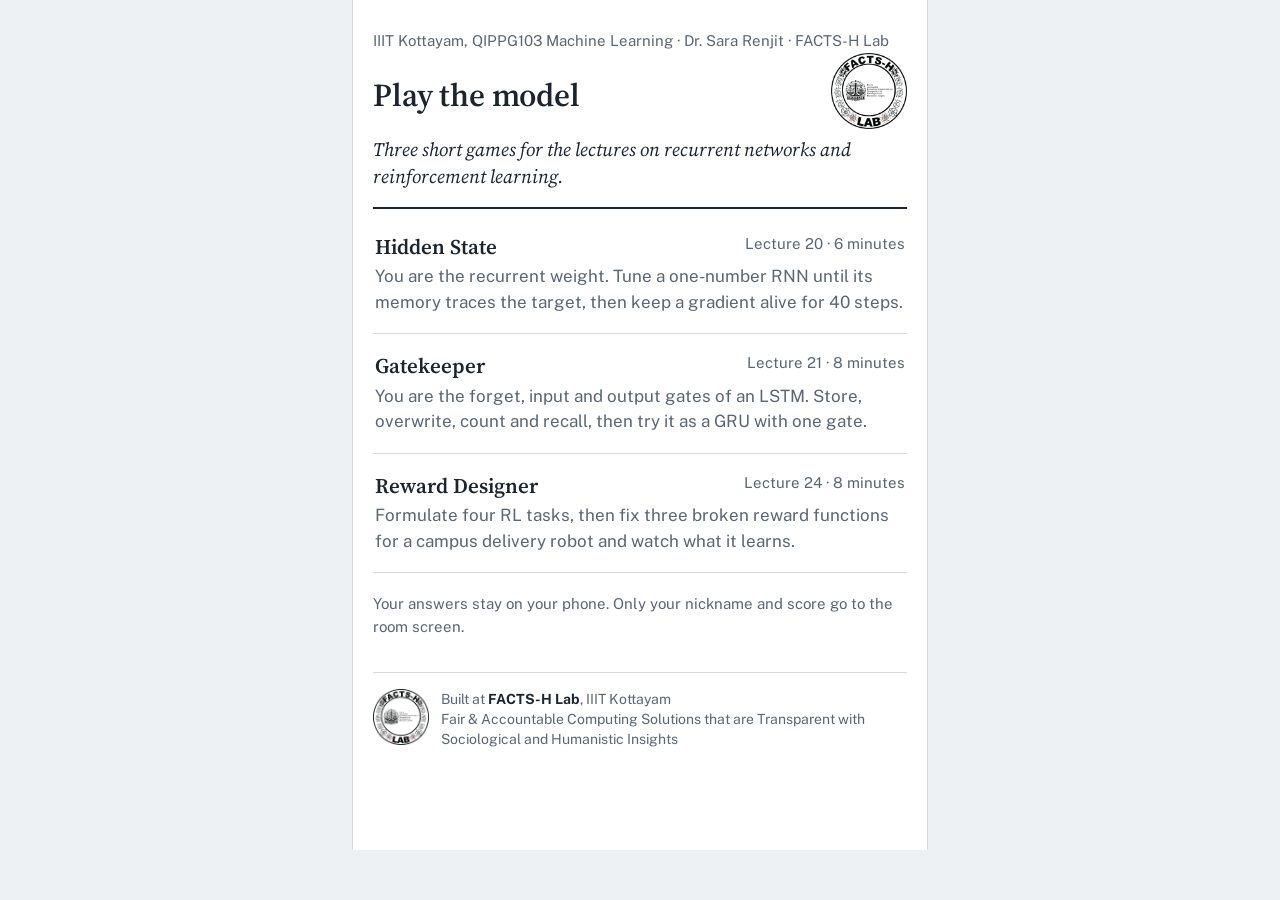
<file: index.html>
<!doctype html>
<html lang="en">
<head>
<meta charset="utf-8">
<meta name="viewport" content="width=device-width, initial-scale=1">
<title>QIPPG103: sequence models and RL games</title>
<link rel="stylesheet" href="style.css">
<style>
  .masthead{padding:8px 0 18px;border-bottom:2px solid var(--ink);margin-bottom:6px}
  .masthead p{margin:0;color:var(--muted);font-size:15px}
  .masthead h1{font-size:32px;margin:6px 0 4px}
  .masthead .sub{font:italic 400 19px/1.4 var(--serif);color:var(--ink)}
  .toc{list-style:none;margin:0;padding:0}
  .toc li{border-bottom:1px solid var(--rule)}
  .toc a{display:grid;grid-template-columns:1fr auto;gap:4px 16px;padding:18px 2px;color:var(--ink);text-decoration:none}
  .toc a:hover .name{text-decoration:underline}
  .toc .name{font:600 21px/1.3 var(--serif)}
  .toc .time{color:var(--muted);font-size:15px;white-space:nowrap;align-self:baseline}
  .toc .what{grid-column:1/-1;color:var(--muted)}
</style>
</head>
<body>
<main class="sheet">
  <div class="masthead">
    <p>IIIT Kottayam, QIPPG103 Machine Learning · Dr. Sara Renjit · FACTS-H Lab</p>
    <div style="display:flex;align-items:center;justify-content:space-between;gap:12px"><h1>Play the model</h1><picture><source srcset="img/factsh-logo-white.png" media="(prefers-color-scheme: dark)"><img src="img/factsh-logo.png" alt="FACTS-H Lab logo" width="76" height="76"></picture></div>
    <p class="sub">Three short games for the lectures on recurrent networks and reinforcement learning.</p>
  </div>
  <ul class="toc">
    <li><a href="hidden-state.html">
      <span class="name">Hidden State</span><span class="time">Lecture 20 · 6 minutes</span>
      <span class="what">You are the recurrent weight. Tune a one-number RNN until its memory traces the target, then keep a gradient alive for 40 steps.</span></a></li>
    <li><a href="gatekeeper.html">
      <span class="name">Gatekeeper</span><span class="time">Lecture 21 · 8 minutes</span>
      <span class="what">You are the forget, input and output gates of an LSTM. Store, overwrite, count and recall, then try it as a GRU with one gate.</span></a></li>
    <li><a href="reward-designer.html">
      <span class="name">Reward Designer</span><span class="time">Lecture 24 · 8 minutes</span>
      <span class="what">Formulate four RL tasks, then fix three broken reward functions for a campus delivery robot and watch what it learns.</span></a></li>
  </ul>
  <p class="muted small" style="margin-top:20px">Your answers stay on your phone. Only your nickname and score go to the room screen.</p>
  <a class="lab" href="https://factsh.iiitkottayam.ac.in" target="_blank" rel="noopener"><picture><source srcset="img/factsh-logo-white.png" media="(prefers-color-scheme: dark)"><img src="img/factsh-logo.png" alt="FACTS-H Lab logo" width="56" height="56"></picture>
    <span>Built at <b>FACTS-H Lab</b>, IIIT Kottayam<br>Fair &amp; Accountable Computing Solutions that are Transparent with Sociological and Humanistic Insights</span></a>
</main>
</body>
</html>
</file>
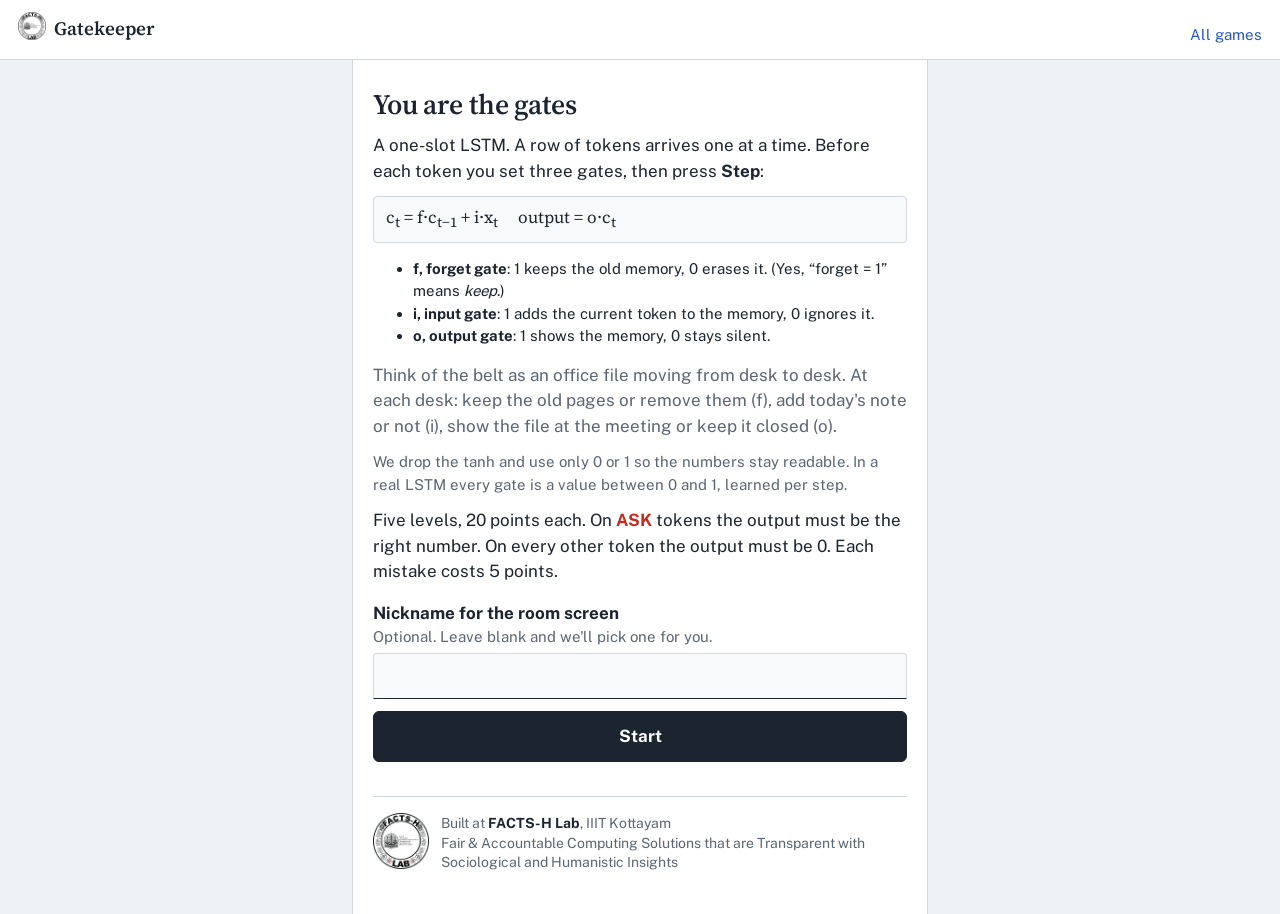
<file: gatekeeper.html>
<!doctype html>
<html lang="en">
<head>
<meta charset="utf-8">
<meta name="viewport" content="width=device-width, initial-scale=1">
<title>Gatekeeper</title>
<link rel="stylesheet" href="style.css">
<style>
  .tokens{display:flex;gap:6px;margin:6px 0 14px;flex-wrap:wrap}
  .tok{min-width:46px;border:1.5px solid var(--rule);border-radius:6px;padding:6px 4px;text-align:center;background:var(--paper)}
  .tok .v{font:600 20px/1.1 var(--serif)}
  .tok .k{font-size:11px;color:var(--muted);text-transform:uppercase;letter-spacing:.04em}
  .tok.now{border-color:var(--ink);box-shadow:0 0 0 2px var(--ink)}
  .tok.done{opacity:.45}
  .tok.store .k{color:var(--blue);font-weight:700}
  .tok.ask .k{color:var(--red);font-weight:700}
  .belt{display:flex;align-items:center;gap:12px;border:1px solid var(--rule);border-radius:6px;padding:10px 12px;margin:0 0 12px;background:var(--field)}
  .belt .lab{font-size:14px;color:var(--muted);flex:1}
  .belt .num{font:600 34px/1 var(--serif);font-variant-numeric:tabular-nums;min-width:2.2ch;text-align:right}
  .gates{display:grid;grid-template-columns:repeat(3,1fr);gap:8px;margin:0 0 12px}
  .gates.one{grid-template-columns:1fr}
  .gate{border:1.5px solid var(--ink);border-radius:6px;background:var(--paper);color:var(--ink);padding:10px 6px;font:700 15px/1.25 var(--ui);cursor:pointer;text-align:center}
  .gate small{display:block;font-weight:400;color:var(--muted);font-size:12px}
  .gate .st{font:600 26px/1.1 var(--serif);display:block}
  .gate.on{background:var(--ink);color:var(--paper)}
  .gate.on small{color:var(--paper);opacity:.8}
  table.trace{width:100%;border-collapse:collapse;font-size:14px;margin:6px 0 14px}
  table.trace th,table.trace td{border-bottom:1px solid var(--rule);padding:5px 4px;text-align:center}
  table.trace td.bad{color:var(--red);font-weight:700}
  table.trace td.ok{color:var(--blue);font-weight:700}
  .goal{border-left:3px solid var(--ink);padding:4px 0 4px 12px;margin:0 0 14px}
</style>
</head>
<body>
<header class="bar"><p class="title"><picture><source srcset="img/factsh-logo-white.png" media="(prefers-color-scheme: dark)"><img src="img/factsh-logo.png" alt="FACTS-H Lab logo" width="28" height="28"></picture>Gatekeeper</p><a href="index.html">All games</a></header>
<main class="sheet">

  <section id="start">
    <h1>You are the gates</h1>
    <p>A one-slot LSTM. A row of tokens arrives one at a time. Before each token you set three gates, then press <b>Step</b>:</p>
    <p class="eq">c<sub>t</sub> = f·c<sub>t−1</sub> + i·x<sub>t</sub> &nbsp;&nbsp;&nbsp; output = o·c<sub>t</sub></p>
    <ul class="small">
      <li><b>f, forget gate</b>: 1 keeps the old memory, 0 erases it. (Yes, “forget = 1” means <i>keep</i>.)</li>
      <li><b>i, input gate</b>: 1 adds the current token to the memory, 0 ignores it.</li>
      <li><b>o, output gate</b>: 1 shows the memory, 0 stays silent.</li>
    </ul>
    <p class="muted">Think of the belt as an office file moving from desk to desk. At each desk: keep the old pages or remove them (f), add today's note or not (i), show the file at the meeting or keep it closed (o).</p>
    <p class="muted small">We drop the tanh and use only 0 or 1 so the numbers stay readable. In a real LSTM every gate is a value between 0 and 1, learned per step.</p>
    <p>Five levels, 20 points each. On <span style="color:var(--red);font-weight:700">ASK</span> tokens the output must be the right number. On every other token the output must be 0. Each mistake costs 5 points.</p>
    <label for="nick">Nickname for the room screen<span class="hint">Optional. Leave blank and we'll pick one for you.</span></label>
    <input type="text" id="nick" maxlength="30" autocomplete="off">
    <p></p>
    <button class="btn primary" id="go">Start</button>
  </section>

  <section id="play" class="hidden">
    <div class="progress"><span id="qn">Level 1 of 5</span><span>Score <b id="sc">0</b></span></div>
    <div class="drain"><i id="tb" style="width:0%"></i></div>
    <p class="kicker" id="kick"></p>
    <h2 style="margin-top:0" id="ltitle"></h2>
    <div class="goal" id="goal"></div>
    <div class="tokens" id="tokens"></div>
    <div class="belt"><span class="lab" id="beltlab">Cell state (the belt)</span><span class="num" id="cval">0</span></div>
    <div id="controls">
      <div class="gates" id="gates"></div>
      <button class="btn primary" id="step">Step</button>
    </div>
    <table class="trace" id="trace"></table>
    <div id="fb" class="hidden">
      <div class="note" id="vd"></div>
      <button class="btn primary" id="next">Next level</button>
    </div>
  </section>

  <section id="end" class="hidden">
    <p class="muted" style="margin:0">Your score</p>
    <div class="score"><span id="fs">0</span><small> out of 100</small></div>
    <p id="msg"></p>
    <p class="status" id="sent"></p>
    <hr>
    <div class="labcard"><picture><source srcset="img/factsh-logo-white.png" media="(prefers-color-scheme: dark)"><img src="img/factsh-logo.png" alt="FACTS-H Lab logo" width="72" height="72"></picture>
      <p><b>This game was built at FACTS-H Lab</b>, IIIT Kottayam. If your department has data and a question it could answer, talk to Dr. Sara Renjit after the session. <a href="https://factsh.iiitkottayam.ac.in" target="_blank" rel="noopener">factsh.iiitkottayam.ac.in</a></p>
    </div>
    <h2>What the levels were showing</h2>
    <p><b>Store and recall.</b> Write with i = 1 once, then hold with f = 1 and keep o = 0 until asked.</p>
    <p><b>Overwrite.</b> A new value needs f = 0 and i = 1 on the same step: erase and write together.</p>
    <p><b>Count.</b> The belt adds. f = 1 and i = 1 on each star keeps a running total. A plain RNN, which squashes everything through tanh at every step, has no clean way to do this.</p>
    <p><b>Recall twice.</b> Showing the memory (o = 1) does not use it up.</p>
    <p><b>GRU.</b> One gate z mixes old and new: h = (1 − z)·h + z·x. Storing and holding are easy. Counting is impossible, because writing always erases the same share of what was there.</p>
    <h2>Your levels</h2>
    <ol class="review" id="review"></ol>
    <p></p>
    <button class="btn" id="again">Play again</button>
  </section>

  <a class="lab" href="https://factsh.iiitkottayam.ac.in" target="_blank" rel="noopener"><picture><source srcset="img/factsh-logo-white.png" media="(prefers-color-scheme: dark)"><img src="img/factsh-logo.png" alt="FACTS-H Lab logo" width="56" height="56"></picture>
    <span>Built at <b>FACTS-H Lab</b>, IIIT Kottayam<br>Fair &amp; Accountable Computing Solutions that are Transparent with Sociological and Humanistic Insights</span></a>
</main>
<script src="config.js"></script>
<script src="results-client.js"></script>
<script>
const $=id=>document.getElementById(id);
// Token kinds: "store" (worth remembering), "noise" (a distractor), "star"/"dot" (for counting), "ask" (output required).
const LEVELS=[
  {id:"l1",title:"Store and recall",goal:"Remember the STORE number through the noise, and say it only when asked.",
   toks:[{v:5,k:"store"},{v:2,k:"noise"},{v:9,k:"noise"},{v:4,k:"noise"},{v:0,k:"ask",want:5}]},
  {id:"l2",title:"Overwrite",goal:"The subject changes halfway. When asked, give the <i>latest</i> STORE number.",
   toks:[{v:3,k:"store"},{v:8,k:"noise"},{v:6,k:"store"},{v:1,k:"noise"},{v:0,k:"ask",want:6}]},
  {id:"l3",title:"Count the stars",goal:"Each ★ is worth 1, and so is each ◆. Count only the stars. Say the count when asked.",
   toks:[{v:1,k:"star"},{v:1,k:"dot"},{v:1,k:"star"},{v:1,k:"star"},{v:1,k:"dot"},{v:0,k:"ask",want:3}]},
  {id:"l4",title:"Recall twice",goal:"Answer the first question, then switch to the new STORE number for the second.",
   toks:[{v:4,k:"store"},{v:7,k:"noise"},{v:0,k:"ask",want:4},{v:2,k:"store"},{v:5,k:"noise"},{v:0,k:"ask",want:2}]},
  {id:"l5",title:"Now you are a GRU",gru:true,goal:"A GRU has one gate, like a single-lever mixer tap: more new water means less old. Each step: h = (1 − z)·h + z·x, and h is always visible. Hold the STORE number so that h is right when asked (only ASK steps are checked).",
   toks:[{v:6,k:"store"},{v:3,k:"noise"},{v:8,k:"noise"},{v:1,k:"noise"},{v:0,k:"ask",want:6}]}
];
const KLAB={store:"store",noise:"noise",star:"★",dot:"◆",ask:"ask"};
let nick="",li=0,score=0,log=[],L=null,t=0,c=0,g={},rows=[],mistakes=0;

function show(id){for(const s of ["start","play","end"])$(s).classList.toggle("hidden",s!==id);window.scrollTo(0,0)}
function start(){nick=Results.cleanNick($("nick").value);li=0;score=0;log=[];$("sc").textContent=0;show("play");level()}

function level(){
  L=LEVELS[li];t=0;c=0;rows=[];mistakes=0;
  $("qn").textContent="Level "+(li+1)+" of 5";$("tb").style.width=(li/5*100)+"%";
  $("kick").textContent=L.gru?"GRU level · 20 points":"LSTM level · 20 points";
  $("ltitle").textContent=L.title;$("goal").innerHTML=L.goal;
  $("beltlab").textContent=L.gru?"Hidden state h (always shown)":"Cell state c (the belt)";
  $("controls").classList.remove("hidden");$("fb").classList.add("hidden");
  resetGates();render();
}
function resetGates(){g=L.gru?{z:0}:{f:0,i:0,o:0}}
function gateBtns(){
  const defs=L.gru?[["z","update z","1 = take the token, 0 = keep h"]]:
    [["f","forget f","1 = keep, 0 = erase"],["i","input i","1 = add token"],["o","output o","1 = show"]];
  $("gates").className="gates"+(L.gru?" one":"");
  $("gates").innerHTML=defs.map(([k,n,h])=>`<button class="gate ${g[k]?'on':''}" data-k="${k}" aria-pressed="${!!g[k]}">${n}<span class="st">${g[k]}</span><small>${h}</small></button>`).join("");
  document.querySelectorAll(".gate").forEach(b=>b.onclick=()=>{g[b.dataset.k]=g[b.dataset.k]?0:1;gateBtns()});
}
function tokHTML(x,k){
  return `<div class="tok ${x.k==='store'?'store':''} ${x.k==='ask'?'ask':''} ${k<t?'done':''} ${k===t?'now':''}"><div class="k">${KLAB[x.k]}</div><div class="v">${x.k==='ask'?'?':x.v}</div></div>`;
}
function render(){
  $("tokens").innerHTML=L.toks.map(tokHTML).join("");
  $("cval").textContent=fmt(c);gateBtns();
  const head=L.gru?"<tr><th>token</th><th>z</th><th>h</th><th>checked?</th></tr>":"<tr><th>token</th><th>f i o</th><th>belt c</th><th>output</th><th></th></tr>";
  $("trace").innerHTML=rows.length?head+rows.join(""):"";
}
function fmt(v){return Math.round(v*100)/100}

function step(){
  const x=L.toks[t];let out,ok,note;
  if(L.gru){
    c=(1-g.z)*c+g.z*x.v;out=c;
    if(x.k==="ask"){ok=Math.abs(out-x.want)<1e-9;note=ok?"right":"wanted "+x.want}else{ok=true;note="–"}
    rows.push(`<tr><td>${KLAB[x.k]} ${x.k==='ask'?'':x.v}</td><td>${g.z}</td><td>${fmt(c)}</td><td class="${x.k==='ask'?(ok?'ok':'bad'):''}">${note}</td></tr>`);
  }else{
    c=g.f*c+g.i*x.v;out=g.o*c;
    if(x.k==="ask"){ok=Math.abs(out-x.want)<1e-9;note=ok?"right":"wanted "+x.want}
    else{ok=out===0;note=ok?"silent":"leak"}
    rows.push(`<tr><td>${KLAB[x.k]} ${x.k==='ask'?'?':x.v}</td><td>${g.f} ${g.i} ${g.o}</td><td>${fmt(c)}</td><td>${fmt(out)}</td><td class="${ok?'ok':'bad'}">${note}</td></tr>`);
  }
  if(!ok)mistakes++;
  t++;resetGates();render();
  if(t>=L.toks.length)endLevel();
}
function endLevel(){
  const p=Math.max(0,20-5*mistakes);score+=p;$("sc").textContent=score;
  $("controls").classList.add("hidden");
  const tips={
    l1:"Pattern: store with f0 i1 o0, hold with f1 i0 o0, answer with f1 i0 o1.",
    l2:"The new subject needs f0 i1 on the same step: erase and write together. With f1 i1 you get 3 + 6 = 9.",
    l3:"On every ★ set f1 i1; on every ◆ set f1 i0. The belt keeps a running total because it adds.",
    l4:"Showing the memory (o1) does not use it up. After the first answer, f0 i1 on the new STORE token.",
    l5:"z = 1 on the STORE token, z = 0 afterwards. Now try counting with one gate in your head: z = 1 replaces the total, z = 0.5 halves it. A GRU cannot add."
  };
  log.push({id:L.id,label:L.title,p,mistakes,tip:tips[L.id]});
  $("vd").className="note "+(p===20?"right":"wrong");
  $("vd").innerHTML="<b>"+p+" of 20"+(mistakes?" ("+mistakes+" mistake"+(mistakes>1?"s":"")+")":"")+".</b> "+tips[L.id];
  $("fb").classList.remove("hidden");
  $("next").textContent=li===LEVELS.length-1?"See my score":"Next level";
  $("fb").scrollIntoView({behavior:"smooth",block:"nearest"});
}
function nextLevel(){li++;if(li<LEVELS.length)level();else finish()}

function finish(){
  $("tb").style.width="100%";show("end");$("fs").textContent=score;
  $("msg").textContent=score>=90?"You'd make a good forget gate.":score>=60?"Most of it is there. Look at the level where you lost points.":"The most common slip: setting “forget” to 0 to keep things. In an LSTM, f = 1 keeps.";
  $("review").innerHTML=log.map((r,k)=>`<li><span class="verdict ${r.p===20?'real':'fake'}">Level ${k+1}: ${r.p} / 20</span><p class="small" style="margin:4px 0 0">${r.label}</p><p class="muted small" style="margin:2px 0 0">${r.tip}</p></li>`).join("");
  report();
}
async function report(){
  const el=$("sent");
  if(!Results.ready){el.textContent="Show your score when the speaker asks.";return}
  el.textContent="Sending your score to the room screen…";
  const r=await Results.send({game:"gate",nickname:nick,score:score,total:100,
    answers:log.map(x=>({id:x.id,label:x.label,truth:"full marks",correct:x.p===20}))});
  el.textContent=r.ok?("Your score is on the room screen as “"+nick+"”."):"The room screen didn't receive your score. Show it when the speaker asks.";
}
$("go").onclick=start;$("again").onclick=start;$("step").onclick=step;$("next").onclick=nextLevel;
</script>
</body>
</html>
</file>
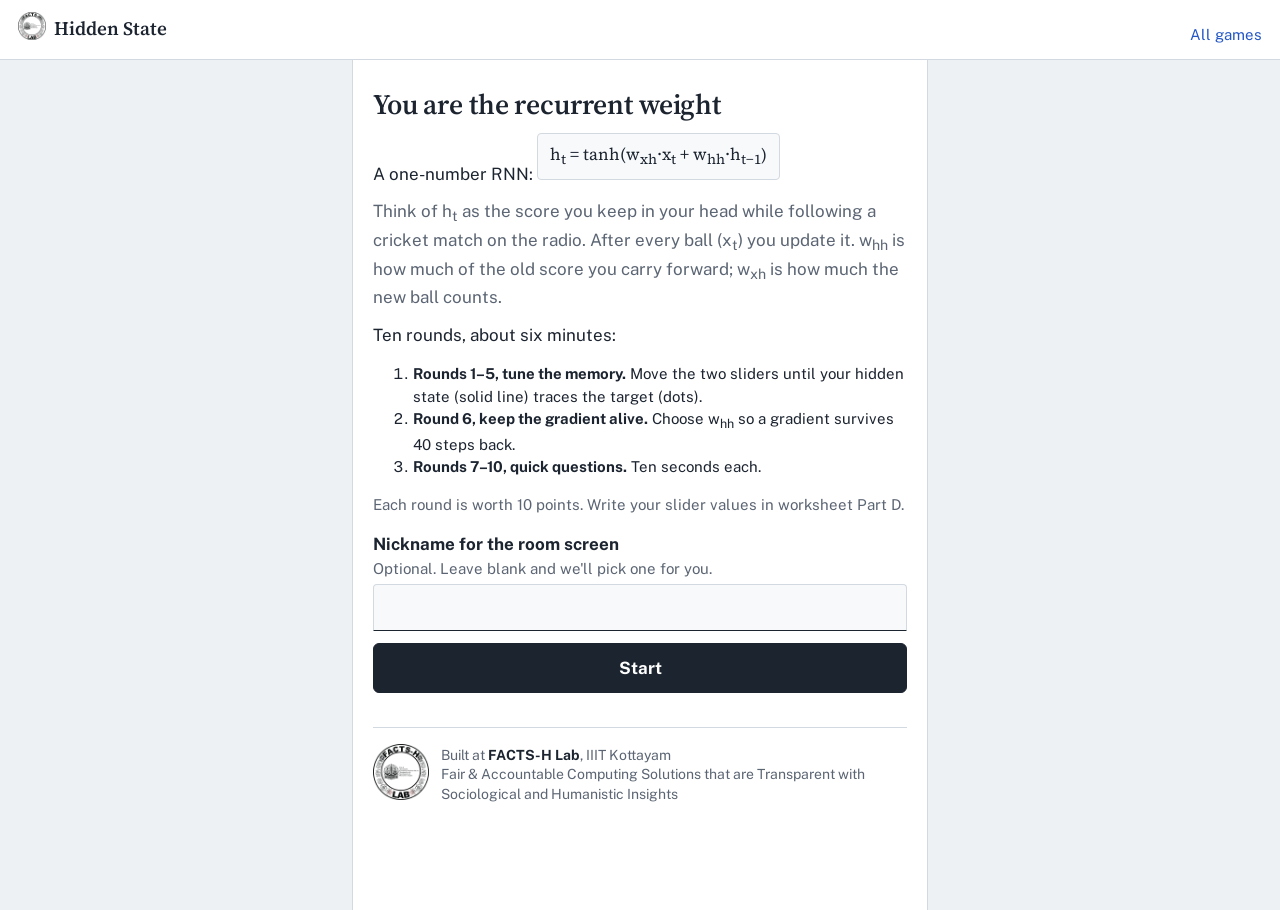
<file: hidden-state.html>
<!doctype html>
<html lang="en">
<head>
<meta charset="utf-8">
<meta name="viewport" content="width=device-width, initial-scale=1">
<title>Hidden State</title>
<link rel="stylesheet" href="style.css">
<style>
  .seq{display:flex;gap:6px;margin:0 0 10px;flex-wrap:wrap}
  .seq span{min-width:34px;text-align:center;border:1px solid var(--rule);border-radius:4px;padding:3px 4px;font:600 15px var(--ui);background:var(--paper)}
  .seq b{font-weight:400;color:var(--muted);font-size:13px;display:block}
</style>
</head>
<body>
<header class="bar"><p class="title"><picture><source srcset="img/factsh-logo-white.png" media="(prefers-color-scheme: dark)"><img src="img/factsh-logo.png" alt="FACTS-H Lab logo" width="28" height="28"></picture>Hidden State</p><a href="index.html">All games</a></header>
<main class="sheet">

  <section id="start">
    <h1>You are the recurrent weight</h1>
    <p>A one-number RNN: <span class="eq" style="display:inline-block;margin:0">h<sub>t</sub> = tanh(w<sub>xh</sub>·x<sub>t</sub> + w<sub>hh</sub>·h<sub>t−1</sub>)</span></p>
    <p class="muted">Think of h<sub>t</sub> as the score you keep in your head while following a cricket match on the radio. After every ball (x<sub>t</sub>) you update it. w<sub>hh</sub> is how much of the old score you carry forward; w<sub>xh</sub> is how much the new ball counts.</p>
    <p>Ten rounds, about six minutes:</p>
    <ol class="small">
      <li><b>Rounds 1–5, tune the memory.</b> Move the two sliders until your hidden state (solid line) traces the target (dots).</li>
      <li><b>Round 6, keep the gradient alive.</b> Choose w<sub>hh</sub> so a gradient survives 40 steps back.</li>
      <li><b>Rounds 7–10, quick questions.</b> Ten seconds each.</li>
    </ol>
    <p class="muted small">Each round is worth 10 points. Write your slider values in worksheet Part D.</p>
    <label for="nick">Nickname for the room screen<span class="hint">Optional. Leave blank and we'll pick one for you.</span></label>
    <input type="text" id="nick" maxlength="30" autocomplete="off">
    <p></p>
    <button class="btn primary" id="go">Start</button>
  </section>

  <section id="play" class="hidden">
    <div class="progress"><span id="qn">Round 1 of 10</span><span>Score <b id="sc">0</b></span></div>
    <div class="drain"><i id="tb" style="width:100%"></i></div>
    <div id="stage"></div>
    <div id="fb" class="hidden">
      <div class="note" id="vd"></div>
      <button class="btn primary" id="next">Next round</button>
    </div>
  </section>

  <section id="end" class="hidden">
    <p class="muted" style="margin:0">Your score</p>
    <div class="score"><span id="fs">0</span><small> out of 100</small></div>
    <p id="msg"></p>
    <p class="status" id="sent"></p>
    <hr>
    <div class="labcard"><picture><source srcset="img/factsh-logo-white.png" media="(prefers-color-scheme: dark)"><img src="img/factsh-logo.png" alt="FACTS-H Lab logo" width="72" height="72"></picture>
      <p><b>This game was built at FACTS-H Lab</b>, IIIT Kottayam. If your department has data and a question it could answer, talk to Dr. Sara Renjit after the session. <a href="https://factsh.iiitkottayam.ac.in" target="_blank" rel="noopener">factsh.iiitkottayam.ac.in</a></p>
    </div>
    <h2>What to take from it</h2>
    <p><b>0 &lt; w<sub>hh</sub> &lt; 1</b>: a pulse fades step by step, like a fixed deposit that loses a little every year. The closer to 1, the longer it lasts.</p>
    <p><b>w<sub>hh</sub> &lt; 0</b>: the state flips sign every step.</p>
    <p><b>Steady input</b> piles up until tanh flattens it near ±1.</p>
    <p><b>The gradient</b> only survived 40 steps for w<sub>hh</sub> between about 0.944 and 1.059. Training a plain RNN means finding that thin band, for every unit. The LSTM gets around it in the next lecture.</p>
    <h2>Your rounds</h2>
    <ol class="review" id="review"></ol>
    <p></p>
    <button class="btn" id="again">Play again</button>
  </section>

  <a class="lab" href="https://factsh.iiitkottayam.ac.in" target="_blank" rel="noopener"><picture><source srcset="img/factsh-logo-white.png" media="(prefers-color-scheme: dark)"><img src="img/factsh-logo.png" alt="FACTS-H Lab logo" width="56" height="56"></picture>
    <span>Built at <b>FACTS-H Lab</b>, IIIT Kottayam<br>Fair &amp; Accountable Computing Solutions that are Transparent with Sociological and Humanistic Insights</span></a>
</main>
<script src="config.js"></script>
<script src="results-client.js"></script>
<script>
const $=id=>document.getElementById(id);
const PULSE=[1,0,0,0,0,0,0,0], STEADY=[1,1,1,1,1,1,1,1], ALT=[1,-1,1,-1,1,-1,1,-1];
const TUNE=[
  {id:"t1",title:"Forget quickly",story:"The word <i>not</i> arrives at step 1, then nothing. This network should forget it within two or three steps.",x:PULSE,wh:0.4,wx:1.0},
  {id:"t2",title:"Remember for a long time",story:"Same pulse, but this network must still feel <i>not</i> at step 8.",x:PULSE,wh:0.95,wx:0.8},
  {id:"t3",title:"Flip-flop",story:"Now the memory should swap sign at every step, like a network that tracks odd and even positions.",x:PULSE,wh:-0.8,wx:1.0},
  {id:"t4",title:"Steady input",story:"The same word repeats eight times. Watch the state build up and then flatten out.",x:STEADY,wh:0.5,wx:0.6},
  {id:"t5",title:"Alternating input",story:"Inputs go +1, −1, +1, −1. Match the zig-zag.",x:ALT,wh:-0.5,wx:0.7}
];
const QUIZ=[
  {id:"q1",q:"A photo of a Vallam Kali boat race goes in; a one-sentence caption comes out.",o:["One to many","Many to one","Many to many, aligned","Encoder–decoder"],a:0,
   x:"One input (the image), a sequence of words out: one to many."},
  {id:"q2",q:"A customer's review goes in, word by word; one star rating (1–5) comes out.",o:["One to many","Many to one","Many to many, aligned","Encoder–decoder"],a:1,
   x:"A whole sequence in, one answer at the end: many to one."},
  {id:"q3",q:"Each word of a Malayalam sentence gets a part-of-speech tag.",o:["One to many","Many to one","Many to many, aligned","Encoder–decoder"],a:2,
   x:"One output per input, in step: many to many, aligned."},
  {id:"q4",q:"Your sentences grow from 20 words to 200 words. The number of RNN parameters…",o:["grows 10 times","doubles","stays the same","depends on the batch size"],a:2,
   x:"The same weights are reused at every step. Longer input means more steps, not more weights."}
];
const QSEC=10;
let nick="",round=0,score=0,log=[],timer=null;

function run(x,wh,wx){let h=0;return x.map(v=>(h=Math.tanh(wx*v+wh*h)))}
function rms(a,b){return Math.sqrt(a.reduce((s,v,i)=>s+(v-b[i])**2,0)/a.length)}
function shuffle(a){a=a.slice();for(let k=a.length-1;k>0;k--){const j=Math.floor(Math.random()*(k+1));[a[k],a[j]]=[a[j],a[k]]}return a}
function show(id){for(const s of ["start","play","end"])$(s).classList.toggle("hidden",s!==id);window.scrollTo(0,0)}

function chartSVG(target,mine){
  const W=340,H=180,L=34,R=8,T=10,B=24,n=target.length;
  const X=i=>L+(W-L-R)*i/(n-1), Y=v=>T+(H-T-B)*(1-v)/2;
  let s=`<svg class="chart" viewBox="0 0 ${W} ${H}" role="img" aria-label="hidden state over time">`;
  [-1,0,1].forEach(v=>{s+=`<line x1="${L}" x2="${W-R}" y1="${Y(v)}" y2="${Y(v)}" stroke="var(--rule)" ${v===0?'':'stroke-dasharray="3 3"'}/><text x="${L-6}" y="${Y(v)+4}" text-anchor="end">${v}</text>`});
  for(let i=0;i<n;i++)s+=`<text x="${X(i)}" y="${H-6}" text-anchor="middle">${i+1}</text>`;
  s+=`<polyline fill="none" stroke="var(--ink)" stroke-width="2.5" points="${mine.map((v,i)=>X(i)+","+Y(v)).join(" ")}"/>`;
  target.forEach((v,i)=>{s+=`<circle cx="${X(i)}" cy="${Y(v)}" r="5" fill="none" stroke="var(--red)" stroke-width="2"/>`});
  return s+"</svg>";
}

function start(){nick=Results.cleanNick($("nick").value);round=0;score=0;log=[];$("sc").textContent=0;show("play");next()}
function next(){
  clearInterval(timer);$("fb").classList.add("hidden");$("tb").style.width="100%";
  if(round>=10)return finish();
  $("qn").textContent="Round "+(round+1)+" of 10";
  if(round<5)tune(TUNE[round]);else if(round===5)gradient();else quiz(QUIZ[round-6]);
  round++;
}

function slider(id,label,min,max,step,val){
  return `<div class="slider"><div class="row"><span>${label}</span><span class="val" id="${id}v">${(+val).toFixed(2)}</span></div>
  <input type="range" id="${id}" min="${min}" max="${max}" step="${step}" value="${val}" aria-label="${label}"></div>`;
}

function tune(t){
  const target=run(t.x,t.wh,t.wx);
  $("stage").innerHTML=`<p class="kicker">Tune the memory</p><h2 style="margin-top:0">${t.title}</h2><p class="task">${t.story}</p>
  <div class="seq">${t.x.map((v,i)=>`<span><b>x${i+1}</b>${v}</span>`).join("")}</div>
  <div id="ch"></div>
  <div class="legend"><span><i style="background:var(--ink)"></i>your h<sub>t</sub></span><span><i style="background:var(--red);height:8px;width:8px;border-radius:50%"></i>target</span><span id="err"></span></div>
  ${slider("wh","Recurrent weight w<sub>hh</sub>",-1.5,1.5,0.01,0)}
  ${slider("wx","Input weight w<sub>xh</sub>",0,2,0.01,0.5)}
  <button class="btn primary" id="lock">Lock in</button>`;
  const upd=()=>{const wh=+$("wh").value,wx=+$("wx").value,m=run(t.x,wh,wx);
    $("whv").textContent=wh.toFixed(2);$("wxv").textContent=wx.toFixed(2);
    $("ch").innerHTML=chartSVG(target,m);$("err").textContent="distance "+rms(m,target).toFixed(3)};
  $("wh").oninput=upd;$("wx").oninput=upd;upd();
  $("lock").onclick=()=>{
    const wh=+$("wh").value,wx=+$("wx").value,e=rms(run(t.x,wh,wx),target);
    const p=Math.max(0,Math.min(10,Math.round(10*(1-(e-0.015)/0.105))));
    $("wh").disabled=$("wx").disabled=true;$("lock").classList.add("hidden");
    award(t.id,"Tune: "+t.title,p,`Target was w<sub>hh</sub> = ${t.wh}, w<sub>xh</sub> = ${t.wx}. You chose ${wh.toFixed(2)} and ${wx.toFixed(2)}.`,"w_hh "+t.wh);
  };
}

function gradient(){
  const K=40;
  $("stage").innerHTML=`<p class="kicker">Keep the gradient alive</p><h2 style="margin-top:0">Forty steps back</h2>
  <p class="task">Going one step back in time multiplies the gradient by w<sub>hh</sub> (we ignore the tanh factor, which only makes it smaller). Choose w<sub>hh</sub> so that after 40 steps the gradient is between 0.1 and 10: not vanished, not exploded.</p>
  <p class="muted small">It is a whisper passed down a row of 40 students: if each one passes on 90%, almost nothing arrives; if each one exaggerates by 10%, it becomes a rumour 45 times too big.</p>
  <div id="ch"></div>
  <div class="legend"><span>bars: gradient size k steps back (log scale)</span><span>band: 0.1 to 10</span></div>
  <p class="eq" id="g40"></p>
  ${slider("w","Recurrent weight w<sub>hh</sub>",0.7,1.3,0.001,0.85)}
  <button class="btn primary" id="lock">Lock in</button>`;
  const draw=()=>{
    const w=+$("w").value;$("wv").textContent=w.toFixed(3);
    const W=340,H=190,L=34,R=8,T=8,B=22,lo=-6,hi=6;
    const Y=v=>T+(H-T-B)*(hi-Math.max(lo,Math.min(hi,v)))/(hi-lo);
    let s=`<svg class="chart" viewBox="0 0 ${W} ${H}">`;
    s+=`<rect x="${L}" y="${Y(1)}" width="${W-L-R}" height="${Y(-1)-Y(1)}" fill="var(--blue)" opacity=".12"/>`;
    [-6,-3,0,3,6].forEach(v=>{s+=`<line x1="${L}" x2="${W-R}" y1="${Y(v)}" y2="${Y(v)}" stroke="var(--rule)"/><text x="${L-5}" y="${Y(v)+4}" text-anchor="end">1e${v}</text>`});
    const bw=(W-L-R)/K;
    for(let k=1;k<=K;k++){const v=k*Math.log10(Math.abs(w)),y=Y(v),y0=Y(0);
      const ok=k<K||(v>=-1&&v<=1);
      s+=`<rect x="${L+(k-1)*bw+1}" width="${bw-2}" y="${Math.min(y,y0)}" height="${Math.max(1,Math.abs(y0-y))}" fill="${k===K?(ok?'var(--blue)':'var(--red)'):'var(--ink)'}" opacity="${k===K?1:.55}"/>`}
    [1,10,20,30,40].forEach(k=>{s+=`<text x="${L+(k-0.5)*bw}" y="${H-5}" text-anchor="middle">${k}</text>`});
    $("ch").innerHTML=s+"</svg>";
    const g=Math.pow(Math.abs(w),K);
    $("g40").innerHTML="gradient after 40 steps = "+w.toFixed(3)+"<sup>40</sup> = <b>"+(g<1e-3||g>1e3?g.toExponential(2):g.toFixed(3))+"</b>";
  };
  $("w").oninput=draw;draw();
  $("lock").onclick=()=>{
    const w=+$("w").value,g=Math.pow(Math.abs(w),K),lg=Math.log10(g);
    const p=Math.abs(lg)<=1?10:Math.abs(lg)<=2?5:0;
    $("w").disabled=true;$("lock").classList.add("hidden");
    award("grad","Gradient survives 40 steps",p,`Your gradient after 40 steps was ${g<1e-3||g>1e3?g.toExponential(2):g.toFixed(3)}. Only 0.944 &lt; w<sub>hh</sub> &lt; 1.059 keeps it between 0.1 and 10. That band is very thin, which is why plain RNNs are hard to train on long sequences.`,"0.944–1.059");
  };
}

function quiz(q){
  const order=shuffle(q.o.map((t,i)=>i));
  $("stage").innerHTML=`<p class="kicker">Quick question · ${QSEC} seconds</p><p class="task">${q.q}</p>
  <div class="opts">${order.map(i=>`<button class="btn" data-i="${i}">${q.o[i]}</button>`).join("")}</div>`;
  const t0=performance.now();
  timer=setInterval(()=>{const left=QSEC-(performance.now()-t0)/1000;$("tb").style.width=Math.max(0,left/QSEC*100)+"%";if(left<=0)pick(null)},100);
  function pick(i){
    clearInterval(timer);
    document.querySelectorAll(".opts .btn").forEach(b=>{b.disabled=true;const k=+b.dataset.i;
      if(k===q.a)b.classList.add(i===q.a?"chosen-right":"was-right");else if(k===i)b.classList.add("chosen-wrong")});
    award(q.id,q.q,i===q.a?10:0,(i===null?"Time's up. ":"")+q.x,q.o[q.a]);
  }
  document.querySelectorAll(".opts .btn").forEach(b=>b.onclick=()=>pick(+b.dataset.i));
}

function award(id,label,p,expl,truth){
  score+=p;$("sc").textContent=score;
  log.push({id,label,p,expl,truth});
  $("vd").className="note "+(p>=7?"right":"wrong");
  $("vd").innerHTML="<b>"+p+" of 10.</b> "+expl;
  $("fb").classList.remove("hidden");
  $("next").textContent=round>=10?"See my score":"Next round";
  $("fb").scrollIntoView({behavior:"smooth",block:"nearest"});
}

function finish(){
  show("end");$("fs").textContent=score;
  $("msg").textContent=score>=85?"You think like a recurrent weight.":score>=65?"Solid. Check the rounds below where you dropped points.":score>=40?"The memory curves take practice. Try the sliders again after class.":"Play it again with the debrief slide in mind: below 1 fades, near 1 lasts, negative flips.";
  $("review").innerHTML=log.map((r,k)=>`<li><span class="verdict ${r.p>=7?'real':'fake'}">Round ${k+1}: ${r.p} / 10</span><p class="small" style="margin:4px 0 0">${r.label}</p><p class="muted small" style="margin:2px 0 0">${r.expl}</p></li>`).join("");
  report();
}
async function report(){
  const el=$("sent");
  if(!Results.ready){el.textContent="Show your score when the speaker asks.";return}
  el.textContent="Sending your score to the room screen…";
  const r=await Results.send({game:"rnn",nickname:nick,score:score,total:100,
    answers:log.map(x=>({id:x.id,label:x.label.replace(/<[^>]+>/g,""),truth:x.truth,correct:x.p>=7}))});
  el.textContent=r.ok?("Your score is on the room screen as “"+nick+"”."):"The room screen didn't receive your score. Show it when the speaker asks.";
}
$("go").onclick=start;$("again").onclick=start;$("next").onclick=next;
</script>
</body>
</html>
</file>
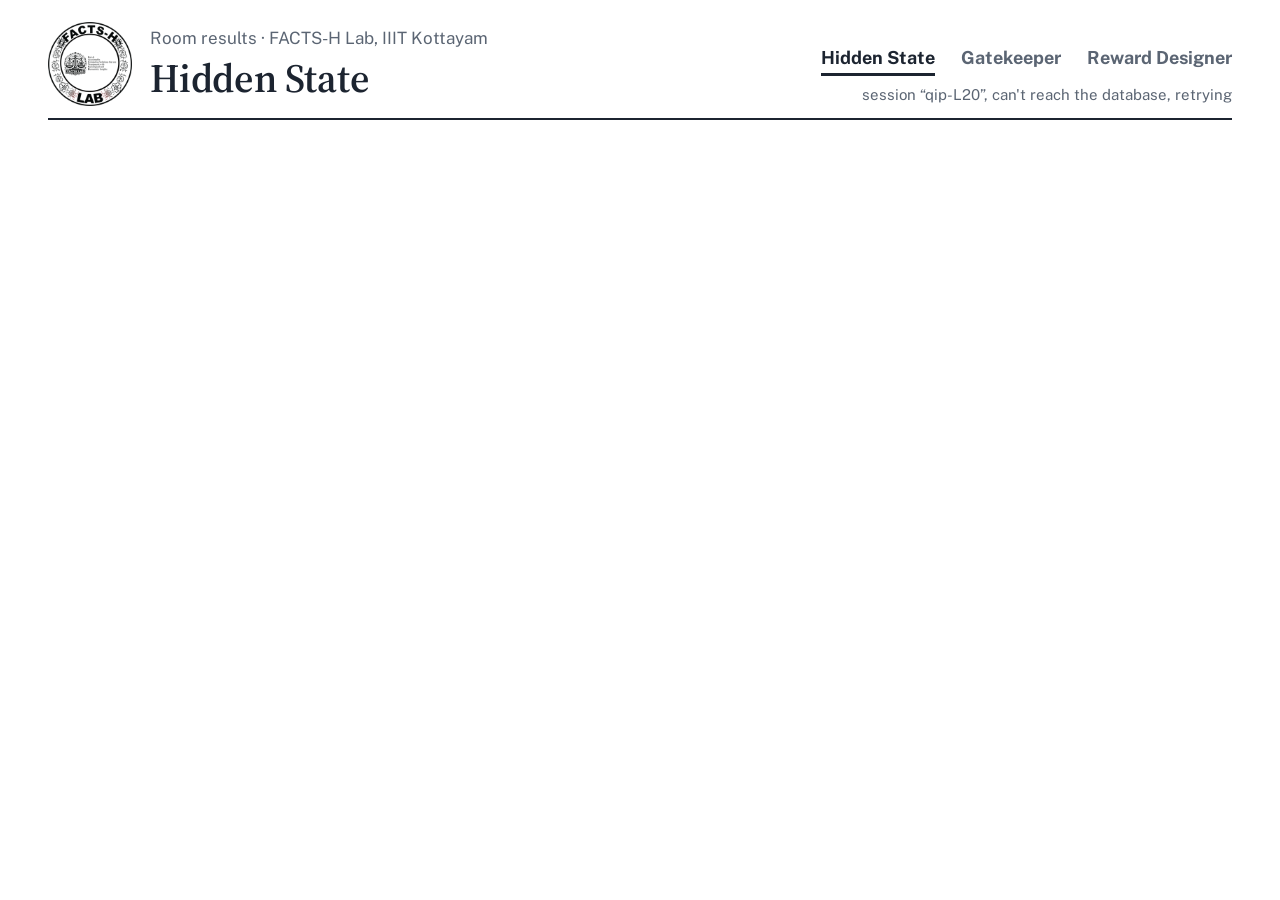
<file: results.html>
<!doctype html>
<html lang="en">
<head>
<meta charset="utf-8">
<meta name="viewport" content="width=device-width, initial-scale=1">
<title>Room results: QIPPG103 games</title>
<link rel="stylesheet" href="style.css">
<style>
  /* Projector view: light page only (projectors wash out dark themes) */
  :root{--ground:#FFFFFF;--paper:#FFFFFF;--ink:#1C2430;--muted:#5B6573;--rule:#D3D9E0;--red:#C42B1C;--blue:#2357C6}
  body{font-size:20px;background:#fff}
  .wrap{max-width:1640px;margin:0 auto;padding:22px 48px 40px}
  .top{display:flex;align-items:flex-end;justify-content:space-between;gap:24px;border-bottom:2px solid var(--ink);padding-bottom:12px;flex-wrap:wrap}
  .top .kicker{margin:0;color:var(--muted);font-size:17px}
  .top h1{font-size:40px;margin:2px 0 0}
  .tabs{display:flex;gap:26px}
  .tab{background:none;border:0;padding:6px 0;font:700 18px/1 var(--ui);color:var(--muted);cursor:pointer;border-bottom:3px solid transparent}
  .tab.on{color:var(--ink);border-bottom-color:var(--ink)}
  .live{color:var(--muted);font-size:15px;margin:8px 0 0;text-align:right}
  .kpi{font:400 46px/1.25 var(--serif);margin:26px 0 22px;max-width:28em}
  .kpi b{font-weight:600}
  .cols{display:grid;grid-template-columns:1.35fr 1fr;gap:56px;align-items:start}
  h2{font:600 22px/1.3 var(--serif);margin:0 0 14px;padding-bottom:8px;border-bottom:1px solid var(--rule)}
  .hist{display:flex;align-items:flex-end;gap:10px;height:250px;padding-top:28px}
  .hcol{flex:1;display:flex;flex-direction:column;align-items:center;justify-content:flex-end;height:100%;gap:8px}
  .hbar{width:100%;background:var(--ink)}
  .hn{font-size:17px;font-weight:700}
  .hx{font-size:14px;color:var(--muted);border-top:1px solid var(--ink);width:100%;text-align:center;padding-top:6px}
  ol.lb{list-style:none;margin:0;padding:0}
  ol.lb li{display:grid;grid-template-columns:44px 1fr auto;align-items:baseline;gap:12px;padding:11px 0;border-bottom:1px solid var(--rule)}
  .rk{font:600 26px/1 var(--serif);color:var(--muted)}
  li:first-child .rk{color:var(--ink)}
  .nm{font:400 26px/1.2 var(--serif);overflow:hidden;text-overflow:ellipsis;white-space:nowrap}
  .sc{font-weight:700;font-size:22px;font-variant-numeric:tabular-nums}
  .reveal{margin:36px 0 0;display:flex;align-items:center;gap:18px;border-top:2px solid var(--ink);padding-top:18px}
  .rbtn{border:1.5px solid var(--ink);background:var(--ink);color:#fff;border-radius:6px;padding:12px 20px;font:700 18px/1 var(--ui);cursor:pointer}
  .rbtn.ghost{background:#fff;color:var(--ink)}
  .reveal span{color:var(--muted);font-size:17px}
  .headline{font:600 40px/1.25 var(--serif);color:var(--red);margin:22px 0 6px;max-width:30em}
  .subhead{color:var(--muted);margin:0 0 10px}
  .q{display:grid;grid-template-columns:minmax(300px,2.2fr) 150px 3fr 80px;align-items:center;gap:18px;padding:10px 0;border-bottom:1px solid var(--rule)}
  .q .lab{font:400 21px/1.3 var(--serif)}
  .q .lab.struck{text-decoration:line-through;text-decoration-color:var(--red);text-decoration-thickness:2px}
  .q .truth{font-weight:700;font-size:16px}
  .t-real,.t-human{color:var(--blue)} .t-fake,.t-machine{color:var(--red)}
  .track{height:14px;background:#EEF1F4}
  .fill{height:100%;background:var(--ink)}
  .fill.low{background:var(--red)}
  .pct{font-weight:700;text-align:right;font-size:22px;font-variant-numeric:tabular-nums}
  .duel{display:grid;grid-template-columns:repeat(2,1fr);gap:26px 48px}
  .pc{border-top:1px solid var(--rule);padding-top:12px}
  .pc .head{display:grid;grid-template-columns:44px 1fr auto;align-items:baseline;gap:12px}
  .pc .wk{color:var(--muted);font-size:17px;margin:4px 0 8px 56px}
  .pc .txt{font:400 18px/1.55 var(--serif);white-space:pre-wrap;word-wrap:break-word;border-left:3px solid var(--ink);padding-left:14px;margin-left:56px;max-height:11em;overflow:auto}
  .callout{border-left:4px solid var(--red);padding:6px 0 6px 18px;margin:34px 0 0}
  .callout p{margin:0}
  .callout .big{font:600 32px/1.3 var(--serif);color:var(--red);margin-bottom:6px}
  .empty{font:italic 400 30px/1.4 var(--serif);color:var(--muted);padding:40px 0}
  .setup{border-left:4px solid var(--red);padding:8px 0 8px 18px;margin-top:30px}
  .setup code{background:#EEF1F4;padding:1px 6px;border-radius:3px}
  @media (max-width:1000px){.wrap{padding:16px 18px}.cols,.duel{grid-template-columns:1fr;gap:28px}.kpi{font-size:30px}.headline{font-size:28px}.q{grid-template-columns:1fr 110px}.q .track{grid-column:1/-1}.pc .wk,.pc .txt{margin-left:0}}
</style>
</head>
<body>
<div class="wrap">
  <div class="top">
    <div style="display:flex;align-items:center;gap:18px">
      <img src="img/factsh-logo.png" alt="FACTS-H Lab logo" width="84" height="84">
      <div>
      <p class="kicker">Room results · FACTS-H Lab, IIIT Kottayam</p>
      <h1 id="gname"></h1>
      </div>
    </div>
    <div>
      <div class="tabs" id="tabs">
        <button class="tab" data-g="rnn">Hidden State</button>
        <button class="tab" data-g="gate">Gatekeeper</button>
        <button class="tab" data-g="mdp">Reward Designer</button>
      </div>
      <p class="live"><span id="sess"></span>, <span id="upd">connecting</span></p>
    </div>
  </div>
  <main id="main"></main>
</div>

<script src="config.js"></script>
<script src="results-client.js"></script>
<script>
const params=new URLSearchParams(location.search);
const SESSION=params.get("session")||Results.session;
const NAMES={rnn:"Hidden State",gate:"Gatekeeper",mdp:"Reward Designer"};
let game=params.get("game")||"rnn";
const revealed={rnn:false,gate:false,mdp:false};
let lastRows=[], timer=null;

function el(tag,cls,text){const e=document.createElement(tag);if(cls)e.className=cls;if(text!==undefined&&text!==null)e.textContent=String(text);return e}
function plural(n,one,many){return n+" "+(n===1?one:many)}
function setTab(g){game=g;document.querySelectorAll(".tab").forEach(b=>b.classList.toggle("on",b.dataset.g===g));
  document.getElementById("gname").textContent=NAMES[g];
  const u=new URL(location);u.searchParams.set("game",g);history.replaceState(null,"",u);load()}

document.getElementById("sess").textContent="session “"+SESSION+"”";
document.querySelectorAll(".tab").forEach(b=>b.onclick=()=>setTab(b.dataset.g));

async function load(){
  clearTimeout(timer);
  const main=document.getElementById("main");
  if(!Results.ready){
    main.replaceChildren();
    const s=el("div","setup");
    s.innerHTML="<p><b>The room screen isn't connected.</b> Add <code>SUPABASE_URL</code> and <code>SUPABASE_KEY</code> to <code>config.js</code>, and run <code>supabase.sql</code> once in the Supabase SQL Editor.</p>";
    main.append(s);document.getElementById("upd").textContent="not connected";return;
  }
  try{
    const rows=await Results.fetchGame(game,SESSION);
    lastRows=rows;render(rows);
    document.getElementById("upd").textContent="updated "+new Date().toLocaleTimeString([], {hour:"2-digit",minute:"2-digit",second:"2-digit"});
  }catch(e){document.getElementById("upd").textContent="can't reach the database, retrying"}
  timer=setTimeout(load,3000);
}

function render(rows){
  const main=document.getElementById("main");main.replaceChildren();
  const total=100;
  const n=rows.length;
  if(!n){main.append(el("p","empty","No results yet. Scan the code on the slide to play."));return}
  const avg=rows.reduce((a,r)=>a+r.score,0)/n;
  const best=Math.max(...rows.map(r=>r.score));

  const k=el("p","kpi");
  k.append(el("b",null,plural(n,"player","players")+"."),document.createTextNode(" The room averaged "),
    el("b",null,avg.toFixed(1)+" out of "+total),document.createTextNode(". The top score was "+best+"."));
  main.append(k);

  const cols=el("div","cols");
  const hp=el("section");hp.append(el("h2",null,"How the room scored"));
  const counts=Array(10).fill(0);rows.forEach(r=>{counts[Math.min(9,Math.floor(r.score/10))]++});
  const mx=Math.max(...counts,1);const hist=el("div","hist");
  counts.forEach((c,s)=>{const col=el("div","hcol");col.append(el("div","hn",c||""));
    const b=el("div","hbar");b.style.height=(c/mx*100)+"%";col.append(b);col.append(el("div","hx",s===9?"90–100":(s*10)+"–"+(s*10+9)));hist.append(col)});
  hp.append(hist);cols.append(hp);

  const lp=el("section");lp.append(el("h2",null,"Highest scores"));
  const ol=el("ol","lb");
  rows.slice().sort((a,b)=>b.score-a.score||new Date(a.created_at)-new Date(b.created_at)).slice(0,5).forEach((r,i)=>{
    const li=el("li");li.append(el("span","rk",i+1),el("span","nm",r.nickname),el("span","sc",r.score+" / "+r.total));ol.append(li)});
  lp.append(ol);cols.append(lp);
  main.append(cols);

  const rv=el("div","reveal");
  const btn=el("button","rbtn"+(revealed[game]?" ghost":""),revealed[game]?"Hide the answers":"Show the answers");
  btn.onclick=()=>{revealed[game]=!revealed[game];render(lastRows)};
  rv.append(btn);
  if(!revealed[game])rv.append(el("span",null,"Wait until everyone has finished: this shows which rounds the room found hardest."));
  main.append(rv);

  if(revealed[game]){
    const stats={};
    rows.forEach(r=>(r.answers||[]).forEach(a=>{const s=stats[a.id]||(stats[a.id]={label:a.label,truth:a.truth,n:0,ok:0});s.n++;if(a.correct)s.ok++}));
    const list=Object.values(stats).map(s=>Object.assign(s,{p:s.n?s.ok/s.n:0})).sort((a,b)=>a.p-b.p);
    if(list.length){
      const w=list[0], pw=Math.round((1-w.p)*100);
      const line=pw+"% of the room did not get full marks on “"+w.label+"”.";
      main.append(el("p","headline",line));
      main.append(el("p","subhead","Share of the room with full marks on each round, hardest first. Middle column: the answer or target."));
      list.forEach(s=>{const q=el("div","q");
        const fake=false;
        q.append(el("span","lab"+(fake?" struck":""),s.label));
        const tc={"Real":"t-real","Hallucinated":"t-fake","Human":"t-human","Machine":"t-machine"}[s.truth]||"";
        q.append(el("span","truth "+tc,s.truth));
        const tr=el("div","track");const f=el("div","fill"+(s.p<0.5?" low":""));f.style.width=(s.p*100)+"%";tr.append(f);q.append(tr);
        q.append(el("span","pct",Math.round(s.p*100)+"%"));main.append(q)});
    }
  }
}

setTab(["rnn","gate","mdp"].includes(game)?game:"rnn");
</script>
</body>
</html>
</file>
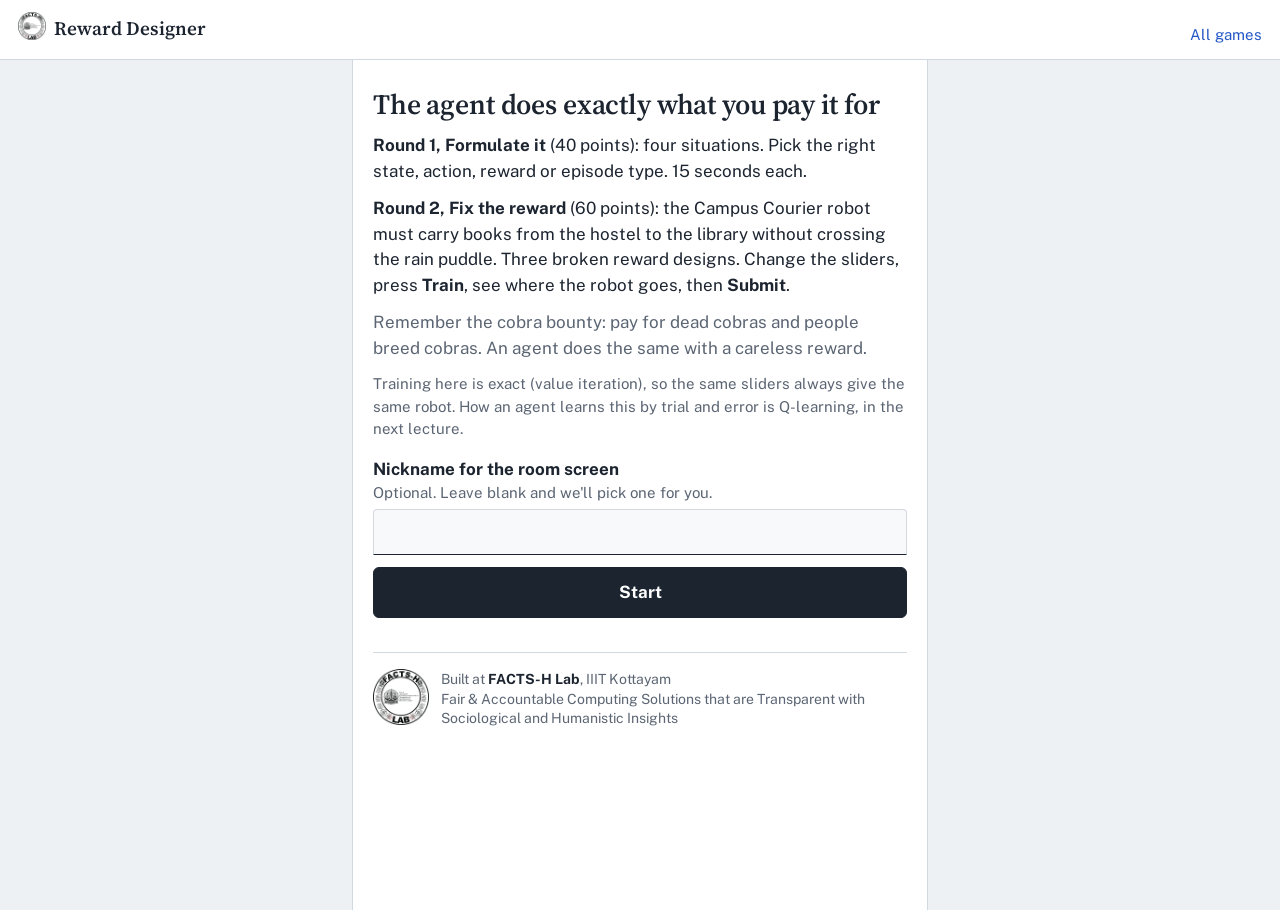
<file: reward-designer.html>
<!doctype html>
<html lang="en">
<head>
<meta charset="utf-8">
<meta name="viewport" content="width=device-width, initial-scale=1">
<title>Reward Designer</title>
<link rel="stylesheet" href="style.css">
<style>
  .grid{display:grid;grid-template-columns:repeat(5,1fr);gap:3px;margin:6px 0 6px;max-width:330px}
  .cell{aspect-ratio:1;border-radius:4px;position:relative;display:flex;align-items:center;justify-content:center;font:600 13px var(--ui);color:var(--ink);background:var(--field);border:1px solid var(--rule);overflow:hidden}
  .cell .v{position:absolute;bottom:2px;right:4px;font:400 10px var(--ui);color:var(--muted)}
  .cell .ar{font-size:18px;color:var(--muted)}
  .cell.puddle{background:#cfe0f5}
  @media (prefers-color-scheme:dark){.cell.puddle{background:#22354d}}
  .cell.goal{background:var(--blue);color:#fff}
  .cell.start{outline:2px solid var(--ink);outline-offset:-2px}
  .cell.path{box-shadow:inset 0 0 0 3px var(--red)}
  .cell .bot{position:absolute;width:44%;height:44%;border-radius:50%;background:var(--red);border:2px solid var(--paper)}
  .keyrow{display:flex;gap:12px;flex-wrap:wrap;font-size:13px;color:var(--muted);margin:0 0 12px}
  .keyrow span::before{content:"";display:inline-block;width:12px;height:12px;border-radius:2px;margin-right:5px;vertical-align:-2px;background:var(--k)}
  .pair2{display:grid;grid-template-columns:1fr 1fr;gap:0 16px}
  .outcome{font:600 17px var(--ui);margin:6px 0 10px}
</style>
</head>
<body>
<header class="bar"><p class="title"><picture><source srcset="img/factsh-logo-white.png" media="(prefers-color-scheme: dark)"><img src="img/factsh-logo.png" alt="FACTS-H Lab logo" width="28" height="28"></picture>Reward Designer</p><a href="index.html">All games</a></header>
<main class="sheet">

  <section id="start">
    <h1>The agent does exactly what you pay it for</h1>
    <p><b>Round 1, Formulate it</b> (40 points): four situations. Pick the right state, action, reward or episode type. 15 seconds each.</p>
    <p><b>Round 2, Fix the reward</b> (60 points): the Campus Courier robot must carry books from the hostel to the library without crossing the rain puddle. Three broken reward designs. Change the sliders, press <b>Train</b>, see where the robot goes, then <b>Submit</b>.</p>
    <p class="muted">Remember the cobra bounty: pay for dead cobras and people breed cobras. An agent does the same with a careless reward.</p>
    <p class="muted small">Training here is exact (value iteration), so the same sliders always give the same robot. How an agent learns this by trial and error is Q-learning, in the next lecture.</p>
    <label for="nick">Nickname for the room screen<span class="hint">Optional. Leave blank and we'll pick one for you.</span></label>
    <input type="text" id="nick" maxlength="30" autocomplete="off">
    <p></p>
    <button class="btn primary" id="go">Start</button>
  </section>

  <section id="play" class="hidden">
    <div class="progress"><span id="qn"></span><span>Score <b id="sc">0</b></span></div>
    <div class="drain"><i id="tb" style="width:100%"></i></div>
    <div id="stage"></div>
    <div id="fb" class="hidden">
      <div class="note" id="vd"></div>
      <button class="btn primary" id="next">Next</button>
    </div>
  </section>

  <section id="end" class="hidden">
    <p class="muted" style="margin:0">Your score</p>
    <div class="score"><span id="fs">0</span><small> out of 100</small></div>
    <p id="msg"></p>
    <p class="status" id="sent"></p>
    <hr>
    <div class="labcard"><picture><source srcset="img/factsh-logo-white.png" media="(prefers-color-scheme: dark)"><img src="img/factsh-logo.png" alt="FACTS-H Lab logo" width="72" height="72"></picture>
      <p><b>This game was built at FACTS-H Lab</b>, IIIT Kottayam. If your department has data and a question it could answer, talk to Dr. Sara Renjit after the session. <a href="https://factsh.iiitkottayam.ac.in" target="_blank" rel="noopener">factsh.iiitkottayam.ac.in</a></p>
    </div>
    <h2>What to take from it</h2>
    <p><b>Pay for results, not activity.</b> +1 per step made staying out worth 1/(1 − γ) = 20, more than the library.</p>
    <p><b>Write down every cost you care about.</b> If wet books are bad, the reward has to say so, and say it more loudly than the extra steps cost. With step −1 and γ = 0.95, the puddle reward must be below about −6.</p>
    <p><b>γ &lt; 1 makes sooner better.</b> With no step cost and γ = 1, every route to the library is worth the same, so the robot need not arrive.</p>
    <h2>Your answers</h2>
    <ol class="review" id="review"></ol>
    <p></p>
    <button class="btn" id="again">Play again</button>
  </section>

  <a class="lab" href="https://factsh.iiitkottayam.ac.in" target="_blank" rel="noopener"><picture><source srcset="img/factsh-logo-white.png" media="(prefers-color-scheme: dark)"><img src="img/factsh-logo.png" alt="FACTS-H Lab logo" width="56" height="56"></picture>
    <span>Built at <b>FACTS-H Lab</b>, IIIT Kottayam<br>Fair &amp; Accountable Computing Solutions that are Transparent with Sociological and Humanistic Insights</span></a>
</main>
<script src="config.js"></script>
<script src="results-client.js"></script>
<script>
const $=id=>document.getElementById(id);
const CARDS=[
  {id:"f1",q:"A traffic-signal controller at a busy junction. Which reward will train the behaviour you want?",
   o:["+1 every time a light turns green","−(number of vehicles waiting), every few seconds","+100 when all queues are empty","+1 for every change of phase"],a:1,
   x:"Penalise the thing you want small, all the time. +1 per green or per phase change rewards flicking the lights; +100 for empty queues almost never happens, so there is nothing to learn from."},
  {id:"f2",q:"A robot vacuum. What should its state contain?",
   o:["Only its position","Its position, which tiles are still dirty, and its battery level","The number of minutes since it started","The last action it took"],a:1,
   x:"It needs everything that affects what it should do next: where it is, what is left to clean, and whether it must head to the dock."},
  {id:"f3",q:"An agent playing a ball game sees a single still frame. It cannot tell which way the ball is moving. What is wrong?",
   o:["The action space is continuous","The state is not Markov","γ is too small","The reward is too sparse"],a:1,
   x:"One frame has position but not velocity, so the future depends on history the state does not hold. Stacking the last few frames fixes it."},
  {id:"f4",q:"A thermostat that runs a room's heating all year. How should the task be set up?",
   o:["Episodic, γ = 1","Continuing, γ less than 1","Episodic, one episode per minute","As supervised learning"],a:1,
   x:"There is no natural end, so it is continuing, and γ < 1 keeps the total reward finite."}
];
const CH=[
  {id:"c1",title:"Challenge 1: the boss's reward",story:"The robot's owner wants it to “keep busy”, so it gets +1 for every step, like paying staff for hours present rather than work done. It never reaches the library. Fix the design so it delivers the books.",
   init:{rs:1,rp:0,rg:10,g:0.95},lock:{}},
  {id:"c2",title:"Challenge 2: keep the books dry",story:"Now the robot reaches the library, but straight through the puddle. Make it take the dry route round the left side.",
   init:{rs:-1,rp:-1,rg:10,g:0.95},lock:{}},
  {id:"c3",title:"Challenge 3: no step cost",story:"Someone removed the step cost (step reward 0) and set γ = 1. The puddle penalty is fixed at −10. Get the robot to the library again. You may change γ and the goal reward only.",
   init:{rs:0,rp:-10,rg:10,g:1},lock:{rs:true,rp:true}}
];
// --- the gridworld (identical to case_study/campus_courier_env.py) ---
const R=5,C=5,START=[4,2],GOAL=[0,2],PUD=new Set(["2,1","2,2","2,3","2,4"]),MOV=[[-1,0],[0,1],[1,0],[0,-1]],ARW=["↑","→","↓","←"];
const isG=(r,c)=>r===GOAL[0]&&c===GOAL[1];
function mv(r,c,a){const nr=r+MOV[a][0],nc=c+MOV[a][1];return (nr<0||nr>=R||nc<0||nc>=C)?[r,c]:[nr,nc]}
function rew(r,c,P){return isG(r,c)?P.rg:PUD.has(r+","+c)?P.rp:P.rs}
function q(V,r,c,a,P){const [nr,nc]=mv(r,c,a);return rew(nr,nc,P)+(isG(nr,nc)?0:P.g*V[nr][nc])}
function sweep(V,P){const W=V.map(x=>x.slice());let d=0;
  for(let r=0;r<R;r++)for(let c=0;c<C;c++){if(isG(r,c))continue;let b=-Infinity;for(let a=0;a<4;a++)b=Math.max(b,q(V,r,c,a,P));W[r][c]=b;d=Math.max(d,Math.abs(b-V[r][c]))}
  return [W,d]}
function best(V,r,c,P){let qs=[0,1,2,3].map(a=>q(V,r,c,a,P)),m=Math.max(...qs);return qs.findIndex(x=>x>=m-1e-9)}
function rollout(V,P,cap=30){let [r,c]=START,path=[[r,c]];for(let k=0;k<cap;k++){[r,c]=mv(r,c,best(V,r,c,P));path.push([r,c]);if(isG(r,c))break}return path}

let nick="",step=0,score=0,log=[],timer=null;
function shuffle(a){a=a.slice();for(let k=a.length-1;k>0;k--){const j=Math.floor(Math.random()*(k+1));[a[k],a[j]]=[a[j],a[k]]}return a}
function show(id){for(const s of ["start","play","end"])$(s).classList.toggle("hidden",s!==id);window.scrollTo(0,0)}
function start(){nick=Results.cleanNick($("nick").value);step=0;score=0;log=[];$("sc").textContent=0;show("play");next()}
function next(){clearInterval(timer);$("fb").classList.add("hidden");$("tb").style.width="100%";
  if(step>=7)return finish();
  $("qn").textContent=step<4?"Round 1 · card "+(step+1)+" of 4":"Round 2 · challenge "+(step-3)+" of 3";
  if(step<4)card(CARDS[step]);else challenge(CH[step-4]);step++}

function card(cd){
  const SEC=15,order=shuffle(cd.o.map((t,i)=>i));
  $("stage").innerHTML=`<p class="kicker">Formulate it · 10 points · ${SEC} seconds</p><p class="task">${cd.q}</p>
  <div class="opts">${order.map(i=>`<button class="btn" data-i="${i}">${cd.o[i]}</button>`).join("")}</div>`;
  const t0=performance.now();
  timer=setInterval(()=>{const left=SEC-(performance.now()-t0)/1000;$("tb").style.width=Math.max(0,left/SEC*100)+"%";if(left<=0)pick(null)},100);
  function pick(i){clearInterval(timer);
    document.querySelectorAll(".opts .btn").forEach(b=>{b.disabled=true;const k=+b.dataset.i;
      if(k===cd.a)b.classList.add(i===cd.a?"chosen-right":"was-right");else if(k===i)b.classList.add("chosen-wrong")});
    award(cd.id,cd.q,i===cd.a?10:0,10,(i===null?"Time's up. ":"")+cd.x,cd.o[cd.a])}
  document.querySelectorAll(".opts .btn").forEach(b=>b.onclick=()=>pick(+b.dataset.i));
}

function slider(id,label,min,max,st,val,locked){
  return `<div class="slider"><div class="row"><span>${label}${locked?' <span class="lock">(fixed)</span>':''}</span><span class="val" id="${id}v">${val}</span></div>
  <input type="range" id="${id}" min="${min}" max="${max}" step="${st}" value="${val}" ${locked?"disabled":""} aria-label="${label}"></div>`;
}
function gridHTML(V,path,bot,showV){
  const on=new Set((path||[]).map(p=>p+""));let s="";
  for(let r=0;r<R;r++)for(let c=0;c<C;c++){
    const cls=["cell"];if(PUD.has(r+","+c))cls.push("puddle");if(isG(r,c))cls.push("goal");if(r===START[0]&&c===START[1])cls.push("start");if(on.has([r,c]+"")&&!isG(r,c))cls.push("path");
    let inner=isG(r,c)?"L":(r===START[0]&&c===START[1])?"H":"";
    if(V&&showV&&!isG(r,c)){const v=V[r][c];inner+=`<span class="v">${Math.abs(v)>=100?v.toExponential(0):v.toFixed(1)}</span>`;}
    if(bot&&bot[0]===r&&bot[1]===c)inner+=`<span class="bot"></span>`;
    s+=`<div class="${cls.join(" ")}">${inner}</div>`}
  return `<div class="grid">${s}</div>`;
}
function challenge(ch){
  const P=Object.assign({},ch.init);let trained=null,busy=false;
  $("stage").innerHTML=`<p class="kicker">Fix the reward · 20 points</p><h2 style="margin-top:0">${ch.title}</h2><p class="task">${ch.story}</p>
  <div id="g">${gridHTML(null,null,START,false)}</div>
  <div class="keyrow"><span style="--k:var(--field)">dry ground</span><span style="--k:#cfe0f5">puddle</span><span style="--k:var(--blue)">L library</span><span>H hostel · small numbers: value of each cell</span></div>
  <p class="outcome" id="out">Press Train to see what this reward teaches.</p>
  <div class="pair2">
    ${slider("rs","Step reward",-2,1,0.1,P.rs,ch.lock.rs)}
    ${slider("rp","Puddle reward",-20,0,0.5,P.rp,ch.lock.rp)}
    ${slider("rg","Goal reward",0,30,1,P.rg,ch.lock.rg)}
    ${slider("gm","Discount γ",0,1,0.01,P.g,ch.lock.g)}
  </div>
  <div class="pair"><button class="btn" id="train">Train</button><button class="btn primary" id="sub" disabled>Submit this design</button></div>`;
  const read=()=>{P.rs=+$("rs").value;P.rp=+$("rp").value;P.rg=+$("rg").value;P.g=+$("gm").value;
    $("rsv").textContent=P.rs.toFixed(1);$("rpv").textContent=P.rp.toFixed(1);$("rgv").textContent=P.rg.toFixed(0);$("gmv").textContent=P.g.toFixed(2);
    trained=null;$("sub").disabled=true;$("out").textContent="Changed. Press Train again.";};
  ["rs","rp","rg","gm"].forEach(k=>$(k).oninput=read);
  $("rsv").textContent=P.rs.toFixed(1);$("rpv").textContent=P.rp.toFixed(1);$("rgv").textContent=P.rg.toFixed(0);$("gmv").textContent=P.g.toFixed(2);
  $("train").onclick=async()=>{
    if(busy)return;busy=true;$("train").disabled=true;$("sub").disabled=true;
    let V=Array.from({length:R},()=>Array(C).fill(0)),k=0,d=1;
    while(k<400&&d>1e-6){[V,d]=sweep(V,P);k++;if(k<=12||k%25===0){$("g").innerHTML=gridHTML(V,null,START,true);$("out").textContent="Training… sweep "+k;await new Promise(r=>setTimeout(r,70))}}
    const path=rollout(V,P);
    for(let s=0;s<path.length;s++){$("g").innerHTML=gridHTML(V,path.slice(0,s+1),path[s],true);await new Promise(r=>setTimeout(r,140))}
    const reached=isG(...path[path.length-1]),wet=path.filter(p=>PUD.has(p+"")).length;
    trained={reached,wet,moves:path.length-1,P:Object.assign({},P)};
    $("out").innerHTML=reached?(wet?`Reached the library in ${path.length-1} moves, <span style="color:var(--red)">through the puddle</span>.`:`Reached the library in ${path.length-1} moves, dry.`)
      :`<span style="color:var(--red)">Never reached the library</span> in 30 moves.`;
    busy=false;$("train").disabled=false;$("sub").disabled=false;
  };
  $("sub").onclick=()=>{
    if(!trained)return;
    ["rs","rp","rg","gm","train","sub"].forEach(k=>$(k).disabled=true);
    const {reached,wet}=trained;let p,why;
    if(ch.id==="c1"){p=reached?20:0;why=reached?"It delivers now. Any step reward of 0 or below works, or a goal reward well above 20.":"Still loitering. With +1 a step and γ = 0.95, wandering for ever is worth 1/(1 − 0.95) = 20."}
    else if(ch.id==="c2"){p=reached&&!wet?20:reached?8:0;why=reached&&!wet?"Dry books. The puddle penalty now outweighs the four extra steps.":reached?"Delivered, but wet. With step −1 and γ = 0.95, the puddle reward must be below about −6.02.":"It no longer reaches the library. Keep the goal reward positive and the step reward small."}
    else{p=reached&&!wet?20:reached?8:0;why=reached&&!wet?"Any γ below 1 makes arriving sooner worth more, so the robot heads straight there.":reached?"It arrived but got wet.":"With γ = 1 and no step cost every route that arrives is worth the same, so the robot has no reason to arrive. Lower γ a little."}
    const P2=trained.P;
    award(ch.id,ch.title.replace(/^Challenge \d: /,""),p,20,why+` <span class="muted">(Your design: step ${P2.rs.toFixed(1)}, puddle ${P2.rp.toFixed(1)}, goal ${P2.rg}, γ ${P2.g.toFixed(2)}.)</span>`,"reach dry");
  };
}

function award(id,label,p,max,expl,truth){
  score+=p;$("sc").textContent=score;log.push({id,label,p,max,expl,truth});
  $("vd").className="note "+(p===max?"right":"wrong");$("vd").innerHTML="<b>"+p+" of "+max+".</b> "+expl;
  $("fb").classList.remove("hidden");$("next").textContent=step>=7?"See my score":"Next";
  $("fb").scrollIntoView({behavior:"smooth",block:"nearest"});
}
function finish(){
  show("end");$("fs").textContent=score;
  $("msg").textContent=score>=90?"You'd be trusted to write the reward.":score>=60?"Good. Look at the challenge you lost points on: that is the mistake real teams make.":"The robot outwitted the reward. Read the notes below, then try again.";
  $("review").innerHTML=log.map(r=>`<li><span class="verdict ${r.p===r.max?'real':'fake'}">${r.p} / ${r.max}</span><p class="small" style="margin:4px 0 0">${r.label}</p><p class="muted small" style="margin:2px 0 0">${r.expl}</p></li>`).join("");
  report();
}
async function report(){
  const el=$("sent");
  if(!Results.ready){el.textContent="Show your score when the speaker asks.";return}
  el.textContent="Sending your score to the room screen…";
  const r=await Results.send({game:"mdp",nickname:nick,score:score,total:100,
    answers:log.map(x=>({id:x.id,label:x.label,truth:x.truth,correct:x.p===x.max}))});
  el.textContent=r.ok?("Your score is on the room screen as “"+nick+"”."):"The room screen didn't receive your score. Show it when the speaker asks.";
}
$("go").onclick=start;$("again").onclick=start;$("next").onclick=next;
</script>
</body>
</html>
</file>
<file: style.css>
/* Shared look for the classroom games: a reviewer's desk.
   Interface: Public Sans. Text under judgement: Source Serif 4.
   Red pen marks what is wrong or fabricated; editor's blue marks what checks out.
   Fonts are self-hosted (SIL Open Font License; see fonts/). */

@font-face{font-family:"Public Sans";src:url(fonts/public-sans-latin-400-normal.woff2) format("woff2");font-weight:400;font-style:normal;font-display:swap}
@font-face{font-family:"Public Sans";src:url(fonts/public-sans-latin-700-normal.woff2) format("woff2");font-weight:700;font-style:normal;font-display:swap}
@font-face{font-family:"Source Serif 4";src:url(fonts/source-serif-4-latin-opsz-normal.woff2) format("woff2-variations");font-weight:200 900;font-style:normal;font-display:swap}
@font-face{font-family:"Source Serif 4";src:url(fonts/source-serif-4-latin-opsz-italic.woff2) format("woff2-variations");font-weight:200 900;font-style:italic;font-display:swap}

:root{
  --ground:#EEF1F4;
  --paper:#FFFFFF;
  --ink:#1C2430;
  --muted:#5B6573;
  --rule:#D3D9E0;
  --red:#C42B1C;
  --blue:#2357C6;
  --field:#F7F9FB;
  --ui:"Public Sans",system-ui,-apple-system,"Segoe UI",sans-serif;
  --serif:"Source Serif 4",Georgia,"Times New Roman",serif;
}
@media (prefers-color-scheme:dark){
  :root{--ground:#12161C;--paper:#1A2029;--ink:#E8ECF1;--muted:#9AA4B2;--rule:#2E3744;--red:#F0614F;--blue:#86A8F2;--field:#151A22}
}
*{box-sizing:border-box}
html{-webkit-text-size-adjust:100%}
body{margin:0;background:var(--ground);color:var(--ink);font:17px/1.5 var(--ui)}
a{color:var(--blue)}
:focus-visible{outline:3px solid var(--blue);outline-offset:2px}

/* Top bar: what you're playing, and how far along you are */
.bar{background:var(--paper);border-bottom:1px solid var(--rule);padding:12px 18px;display:flex;align-items:baseline;justify-content:space-between;gap:12px}
.bar .title{font:600 19px/1.2 var(--serif);margin:0}
.bar a{font-size:15px;text-decoration:none}
.bar a:hover{text-decoration:underline}

/* The sheet of paper everything sits on */
.sheet{background:var(--paper);max-width:36rem;margin:0 auto;min-height:calc(100vh - 50px);padding:22px 20px 40px;border-left:1px solid var(--rule);border-right:1px solid var(--rule)}
@media (max-width:36rem){.sheet{border:0}}

h1{font:600 28px/1.2 var(--serif);margin:6px 0 12px;letter-spacing:-.005em}
h2{font:600 20px/1.3 var(--serif);margin:24px 0 8px}
p{margin:0 0 12px}
.muted{color:var(--muted)}
.small{font-size:15px}
.hidden{display:none !important}
hr{border:0;border-top:1px solid var(--rule);margin:20px 0}

/* Progress line under the bar */
.progress{display:flex;justify-content:space-between;font-size:15px;color:var(--muted);margin-bottom:6px}
.drain{height:3px;background:var(--rule);margin:0 0 18px}
.drain i{display:block;height:100%;width:100%;background:var(--ink);transition:width .1s linear}

/* Text being judged: set like a reference list or a manuscript */
.cite{font:400 19px/1.6 var(--serif);padding-left:1.5em;text-indent:-1.5em;margin:4px 0 20px;
  text-decoration:line-through;text-decoration-color:transparent;text-decoration-thickness:2px;transition:text-decoration-color .45s ease}
.cite em{font-style:italic}
.cite.struck{text-decoration-color:var(--red)}
.cite.checked{box-shadow:inset 3px 0 0 var(--blue);padding-left:calc(1.5em + 10px)}
.para{font:400 18px/1.65 var(--serif);margin:4px 0 20px}

/* Buttons: plain, rectangular, legible from a phone at arm's length */
.btn{display:block;width:100%;border:1.5px solid var(--ink);background:var(--paper);color:var(--ink);border-radius:6px;padding:14px 16px;font:700 17px/1.2 var(--ui);cursor:pointer;text-align:center;text-decoration:none}
.btn:active{transform:translateY(1px)}
.btn.primary{background:var(--ink);color:var(--paper)}
.pair{display:flex;gap:10px}
.pair .btn{flex:1}
.btn.blue{border-color:var(--blue);color:var(--blue)}
.btn.red{border-color:var(--red);color:var(--red)}
.btn.blue:active{background:var(--blue);color:var(--paper)}
.btn.red:active{background:var(--red);color:var(--paper)}

/* Feedback after an answer: a margin note, not a banner */
.note{border-left:3px solid var(--rule);padding:4px 0 4px 14px;margin:0 0 18px}
.note b{font-weight:700}
.note.right{border-color:var(--blue)}
.note.right b{color:var(--blue)}
.note.wrong{border-color:var(--red)}
.note.wrong b{color:var(--red)}

/* Inputs */
label{display:block;font-weight:700;margin:16px 0 4px}
label .hint{display:block;font-weight:400;color:var(--muted);font-size:15px}
input[type=text],textarea{width:100%;border:1px solid var(--rule);border-bottom:1.5px solid var(--ink);border-radius:4px 4px 0 0;padding:10px 12px;font:17px/1.45 var(--ui);background:var(--field);color:var(--ink)}
textarea{resize:vertical}
input[type=checkbox]{width:20px;height:20px;accent-color:var(--blue);flex:none;margin-top:2px}
.check{display:flex;gap:10px;align-items:flex-start;font-weight:400;margin:10px 0}

/* Score */
.score{font:600 64px/1 var(--serif);margin:8px 0 6px}
.score small{font-size:28px;color:var(--muted);font-weight:400}

/* Lists of items reviewed at the end */
ol.review{list-style:none;padding:0;margin:0}
ol.review li{border-top:1px solid var(--rule);padding:14px 0}
ol.review .cite{font-size:16px;margin:4px 0 6px}
.verdict{font-weight:700;font-size:15px}
.verdict.real,.verdict.human{color:var(--blue)}
.verdict.fake,.verdict.machine{color:var(--red)}

.status{font-size:15px;color:var(--muted);margin-top:10px}
.warn{border-left:3px solid var(--red);padding:6px 0 6px 12px;color:var(--red);font-size:15px;margin:0 0 16px}

@media (prefers-reduced-motion:reduce){*{transition:none !important}}

/* ---------- additions for the QIPPG103 games ---------- */
.kicker{font-size:15px;color:var(--muted);margin:0 0 2px}
.task{font:400 18px/1.55 var(--serif);margin:4px 0 14px}
.chart{width:100%;height:auto;display:block;background:var(--field);border:1px solid var(--rule);border-radius:4px;margin:4px 0 10px}
.chart text{font:12px var(--ui);fill:var(--muted)}
.legend{display:flex;gap:16px;font-size:14px;color:var(--muted);margin:-4px 0 12px;flex-wrap:wrap}
.legend i{display:inline-block;width:18px;height:3px;vertical-align:middle;margin-right:6px}
.slider{margin:6px 0 14px}
.slider .row{display:flex;justify-content:space-between;align-items:baseline;font-weight:700}
.slider .val{font:600 20px/1 var(--serif);font-variant-numeric:tabular-nums}
.slider .lock{font-weight:400;color:var(--muted);font-size:14px}
input[type=range]{width:100%;accent-color:var(--ink);height:32px}
input[type=range]:disabled{opacity:.45}
.opts .btn{margin:0 0 10px;text-align:left}
.opts .btn.chosen-right{border-color:var(--blue);background:var(--blue);color:var(--paper)}
.opts .btn.chosen-wrong{border-color:var(--red);background:var(--red);color:var(--paper)}
.opts .btn.was-right{border-color:var(--blue);color:var(--blue)}
.eq{font:400 17px/1.5 var(--serif);background:var(--field);border:1px solid var(--rule);border-radius:4px;padding:8px 12px;margin:0 0 12px;overflow-x:auto;white-space:nowrap}
.pts{font:600 15px var(--ui);color:var(--muted)}

/* ---------- FACTS-H Lab branding ---------- */
.lab{display:flex;align-items:center;gap:12px;margin:34px 0 0;padding:16px 0 0;border-top:1px solid var(--rule);color:var(--muted);font-size:14px;line-height:1.4;text-decoration:none}
.lab img{width:56px;height:56px;flex:none}
.lab b{color:var(--ink);font-weight:700}
.lab:hover b{text-decoration:underline}
.labcard{display:flex;gap:14px;align-items:center;border:1px solid var(--rule);border-radius:6px;padding:14px;margin:18px 0;background:var(--field)}
.labcard img{width:72px;height:72px;flex:none}
.labcard p{margin:0;font-size:15px}
.bar .title{display:flex;align-items:center;gap:8px}
.bar .title img{width:28px;height:28px}
</file>
